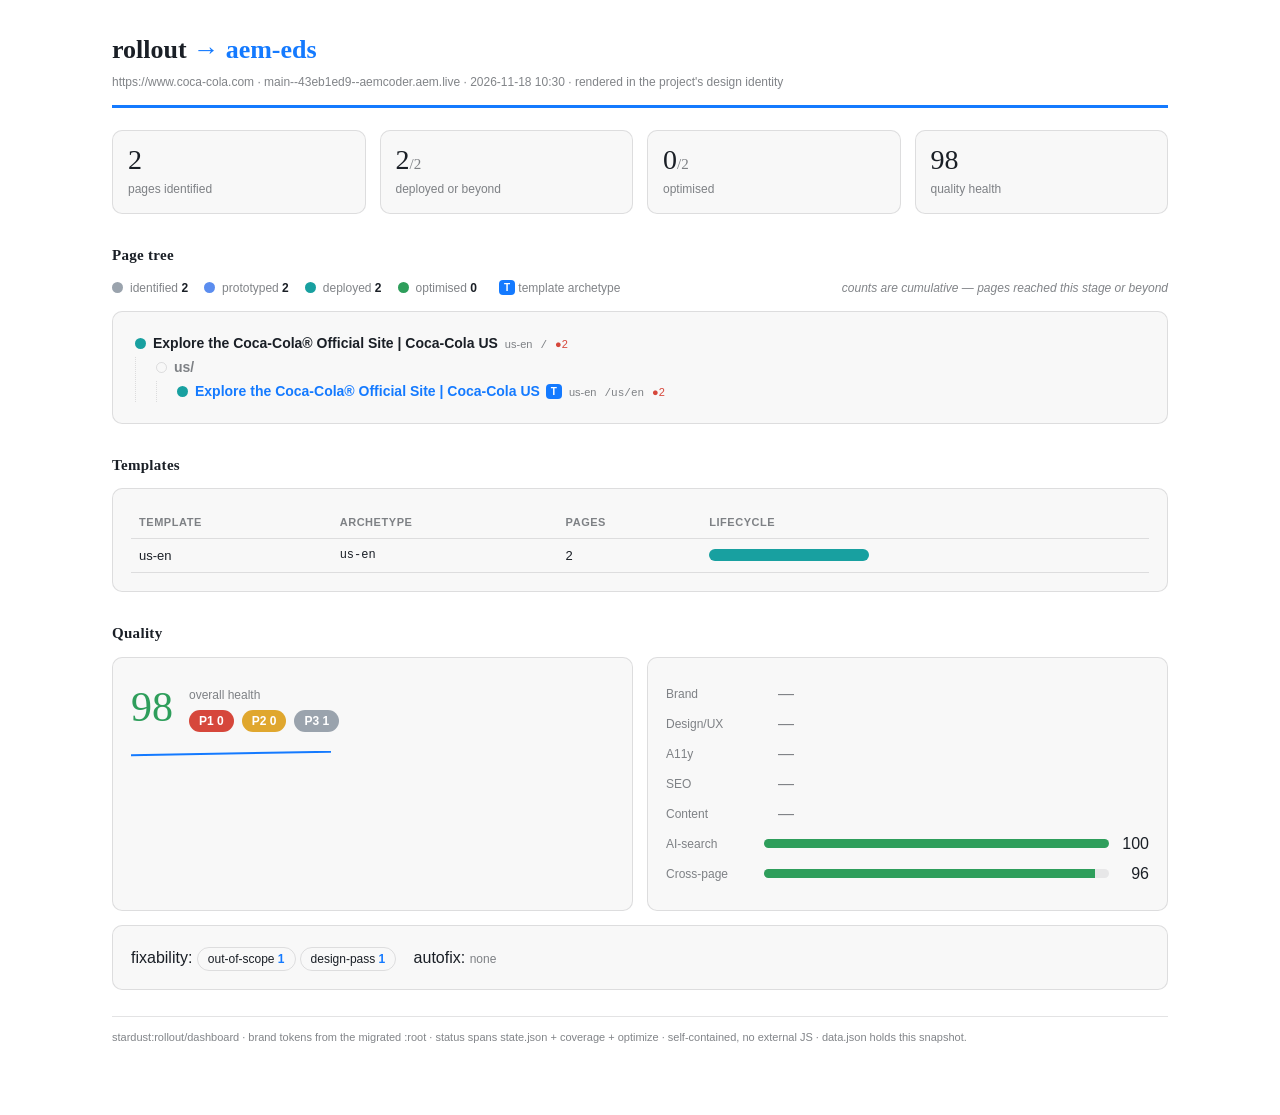
<file: stardust/rollout/dashboard/index.html>
<!doctype html><html lang="en"><head><meta charset="utf-8"><meta name="viewport" content="width=device-width, initial-scale=1">
<title>rollout — https://www.coca-cola.com</title>
<style>
:root{--bg:#ffffff;--fg:#1a1f26;--accent:#147aff;--heading:Georgia, serif;--body:-apple-system,BlinkMacSystemFont,"Segoe UI",Helvetica,Arial,sans-serif;--radius:10px;--maxw:1100px;
--muted:color-mix(in srgb,var(--fg) 55%,transparent);--line:color-mix(in srgb,var(--fg) 12%,transparent);--card:color-mix(in srgb,var(--fg) 3%,var(--bg))}
*{box-sizing:border-box}body{margin:0;font-family:var(--body);color:var(--fg);background:var(--bg);line-height:1.5}
.wrap{max-width:var(--maxw);margin:0 auto;padding:30px 22px 70px}
header{border-bottom:3px solid var(--accent);padding-bottom:14px;margin-bottom:22px}
h1{font-family:var(--heading);font-size:26px;margin:0}h1 b{color:var(--accent)}
h2{font-family:var(--heading);font-size:15px;letter-spacing:.02em;margin:30px 0 12px}
.sub{color:var(--muted);font-size:12px;margin-top:4px}
.cards{display:grid;grid-template-columns:repeat(4,1fr);gap:14px;margin-bottom:8px}
.card{background:var(--card);border:1px solid var(--line);border-radius:var(--radius);padding:15px}
.card .n{font-family:var(--heading);font-size:28px;line-height:1}.card .l{font-size:12px;color:var(--muted);margin-top:6px}
.panel{background:var(--card);border:1px solid var(--line);border-radius:var(--radius);padding:18px;margin-bottom:14px}
.legend{display:flex;flex-wrap:wrap;gap:16px;margin:2px 0 14px;align-items:center}
.lg{font-size:12px;color:var(--muted)}.lg b{color:var(--fg)}.muted-note{font-style:italic;margin-left:auto}
.dot{display:inline-block;width:11px;height:11px;border-radius:50%;margin-right:7px;vertical-align:-1px}
.dot.folder{background:transparent;border:1.5px solid var(--line)}
.tree{font-size:14px}.tree ul{list-style:none;margin:0;padding-left:20px;border-left:1px dotted var(--line)}
.tree>ul{padding-left:4px;border-left:none}.tree li{margin:3px 0}
.nm{font-weight:600}.nm.is-t{color:var(--accent)}.nm.dir{color:var(--muted);font-weight:600}
.tmpl-badge{display:inline-block;background:var(--accent);color:var(--bg);font-size:10px;font-weight:700;border-radius:4px;padding:0 5px;margin-left:6px;vertical-align:1px}
.tref{font-size:11px;color:var(--muted);margin-left:7px}
.pth{font-size:11px;color:var(--muted);margin-left:8px;font-family:ui-monospace,Menlo,Consolas,monospace}
.fnd{font-size:11px;color:#d6473b;margin-left:8px}
table{width:100%;border-collapse:collapse;font-size:13px}td,th{text-align:left;padding:7px 8px;border-bottom:1px solid var(--line)}
th{font-size:11px;text-transform:uppercase;letter-spacing:.05em;color:var(--muted)}.mono{font-family:ui-monospace,Menlo,Consolas,monospace;font-size:12px}
.stack{display:flex;height:12px;width:160px;border-radius:6px;overflow:hidden;background:color-mix(in srgb,var(--fg) 8%,transparent)}.stack span{display:block}
.grid2{display:grid;grid-template-columns:1fr 1fr;gap:14px}
.gauge{display:flex;align-items:center;gap:16px}.gauge .big{font-family:var(--heading);font-size:42px}
.sev{display:flex;gap:8px;margin-top:6px}.pill{border-radius:20px;padding:2px 10px;font-size:12px;font-weight:600;color:#fff}
.dim{display:flex;align-items:center;gap:10px;margin:6px 0}.dl{width:88px;font-size:12px;color:var(--muted)}.dbar{flex:1;height:9px;background:color-mix(in srgb,var(--fg) 8%,transparent);border-radius:5px;overflow:hidden}.dbar i{display:block;height:100%}.dn{width:30px;text-align:right;font-variant-numeric:tabular-nums}.dn.na{color:var(--muted)}
.chip{display:inline-block;border:1px solid var(--line);border-radius:20px;padding:2px 10px;margin:3px 4px 0 0;font-size:12px}.chip b{color:var(--accent)}
footer{margin-top:26px;color:var(--muted);font-size:11px;border-top:1px solid var(--line);padding-top:12px}
@media(max-width:720px){.cards{grid-template-columns:repeat(2,1fr)}.grid2{grid-template-columns:1fr}}
</style></head><body><div class="wrap">
<header><h1>rollout <b>→ aem-eds</b></h1><div class="sub">https://www.coca-cola.com · main--43eb1ed9--aemcoder.aem.live · 2026-11-18 10:30 · rendered in the project's design identity</div></header>

<div class="cards">
  <div class="card"><div class="n">2</div><div class="l">pages identified</div></div>
  <div class="card"><div class="n">2<span style="font-size:15px;color:var(--muted)">/2</span></div><div class="l">deployed or beyond</div></div>
  <div class="card"><div class="n">0<span style="font-size:15px;color:var(--muted)">/2</span></div><div class="l">optimised</div></div>
  <div class="card"><div class="n">98</div><div class="l">quality health</div></div>
</div>

<h2>Page tree</h2>
<div class="legend"><span class="lg"><i class="dot" style="background:#9aa3ad" title="identified"></i>identified <b>2</b></span><span class="lg"><i class="dot" style="background:#5b8def" title="prototyped"></i>prototyped <b>2</b></span><span class="lg"><i class="dot" style="background:#18a0a0" title="deployed"></i>deployed <b>2</b></span><span class="lg"><i class="dot" style="background:#2e9e5b" title="optimised"></i>optimised <b>0</b></span><span class="lg"><span class="tmpl-badge">T</span> template archetype</span><span class="lg muted-note">counts are cumulative — pages reached this stage or beyond</span></div>
<div class="panel tree"><ul><li class="root"><i class="dot" style="background:#18a0a0" title="deployed"></i><span class="nm">Explore the Coca‑Cola® Official Site | Coca-Cola US</span><span class="tref">us-en</span><span class="pth">/</span><span class="fnd" title="2 open findings">●2</span><ul><li><i class="dot folder"></i><span class="nm dir">us/</span><ul><li><i class="dot" style="background:#18a0a0" title="deployed"></i><span class="nm is-t">Explore the Coca‑Cola® Official Site | Coca-Cola US</span><span class="tmpl-badge" title="template archetype for us-en">T</span><span class="tref">us-en</span><span class="pth">/us/en</span><span class="fnd" title="2 open findings">●2</span></li></ul></li></ul></li></ul></div>

<h2>Templates</h2>
<div class="panel"><table><thead><tr><th>template</th><th>archetype</th><th>pages</th><th>lifecycle</th></tr></thead><tbody><tr><td>us-en</td><td class="mono">us-en</td><td>2</td><td><span class="stack"><span style="width:100%;background:#18a0a0" title="deployed: 2"></span></span></td></tr></tbody></table></div>

<h2>Quality</h2>
<div class="grid2">
  <div class="panel"><div class="gauge"><div class="big" style="color:#2e9e5b">98</div><div><div class="sub">overall health</div><div class="sev"><span class="pill" style="background:#d6473b">P1 0</span><span class="pill" style="background:#e0a72e">P2 0</span><span class="pill" style="background:#9aa3ad">P3 1</span></div></div></div><div style="margin-top:12px"><svg width="200" height="36" viewBox="0 0 200 36"><polyline fill="none" stroke="#147aff" stroke-width="2" points="0,4.32 200,0.7199999999999989"/></svg></div></div>
  <div class="panel"><div class="dim"><span class="dl">Brand</span><span class="dn na">—</span></div><div class="dim"><span class="dl">Design/UX</span><span class="dn na">—</span></div><div class="dim"><span class="dl">A11y</span><span class="dn na">—</span></div><div class="dim"><span class="dl">SEO</span><span class="dn na">—</span></div><div class="dim"><span class="dl">Content</span><span class="dn na">—</span></div><div class="dim"><span class="dl">AI-search</span><span class="dbar"><i style="width:100%;background:#2e9e5b"></i></span><span class="dn">100</span></div><div class="dim"><span class="dl">Cross-page</span><span class="dbar"><i style="width:96%;background:#2e9e5b"></i></span><span class="dn">96</span></div></div>
</div>
<div class="panel">fixability: <span class="chip">out-of-scope <b>1</b></span><span class="chip">design-pass <b>1</b></span> &nbsp; autofix: <span class="sub">none</span></div>

<footer>stardust:rollout/dashboard · brand tokens from the migrated :root · status spans state.json + coverage + optimize · self-contained, no external JS · data.json holds this snapshot.</footer>
</div></body></html>
</file>
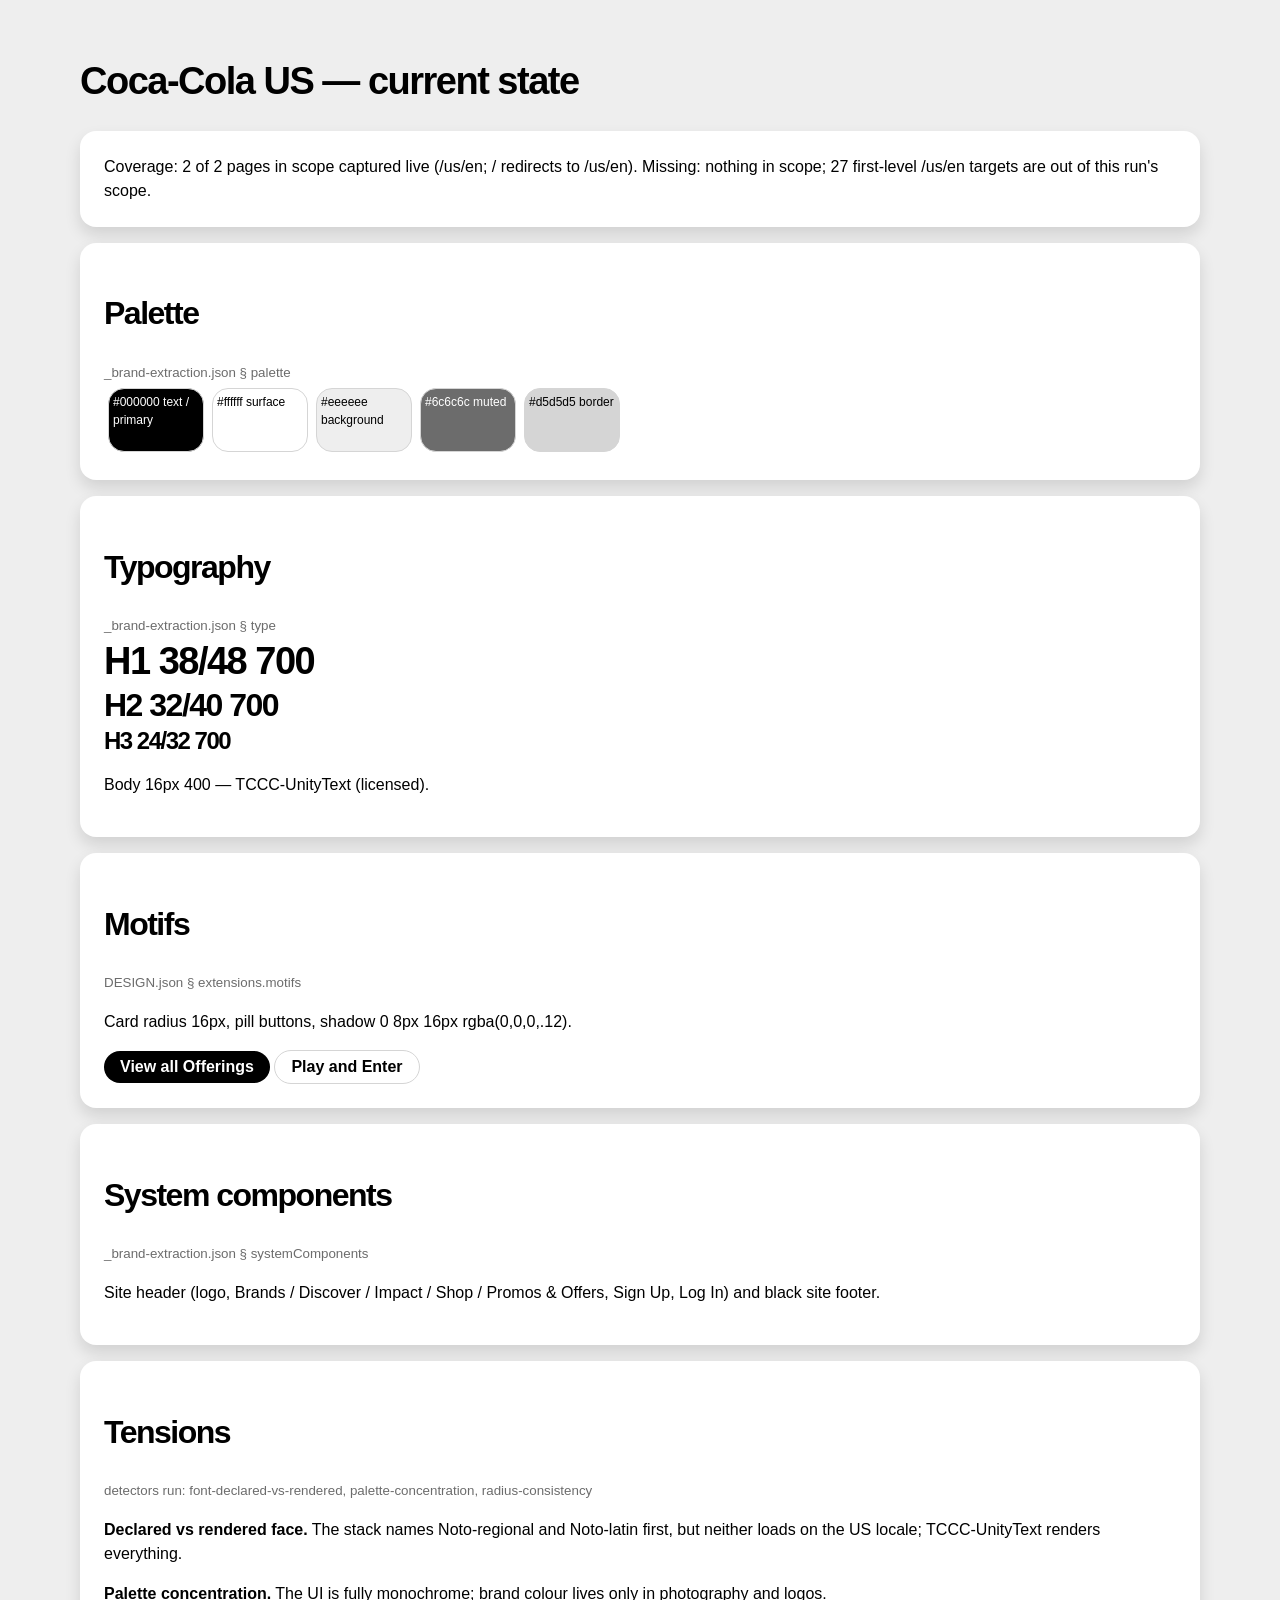
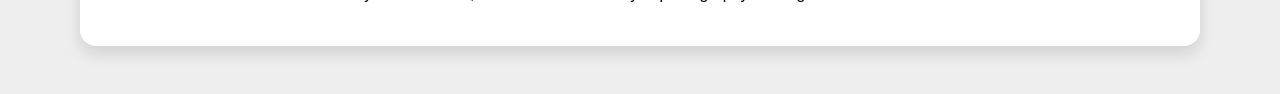
<file: stardust/current/brand-review.html>
<!doctype html>
<html lang="en"><head><meta charset="utf-8"><title>Brand review — Coca-Cola US (current state)</title>
<style>
body{margin:0;background:#eee;color:#000;font-family:TCCC-UnityText,Arial,sans-serif;line-height:1.5}
main{max-width:1120px;margin:0 auto;padding:32px 16px}
h1{font-size:38px;line-height:48px;letter-spacing:-1.5px}h2{font-size:32px;line-height:40px;letter-spacing:-1.5px}
.card{background:#fff;border-radius:16px;box-shadow:0 8px 16px rgba(0,0,0,.12);padding:24px;margin:16px 0}
.sw{display:inline-block;width:96px;height:64px;border-radius:16px;border:1px solid #d5d5d5;margin:4px;vertical-align:top;font-size:12px;padding:4px;box-sizing:border-box}
.btn{display:inline-block;border-radius:8000px;padding:4px 16px;font-weight:700;background:#000;color:#fff;text-decoration:none}
.btn.inv{background:#fff;color:#000;border:1px solid #d5d5d5}
small{color:#6c6c6c}
</style></head><body><main>
<h1>Coca-Cola US — current state</h1>
<p class="card">Coverage: 2 of 2 pages in scope captured live (/us/en; / redirects to /us/en). Missing: nothing in scope; 27 first-level /us/en targets are out of this run's scope.</p>
<section class="card"><h2>Palette</h2><small>_brand-extraction.json § palette</small><br>
<span class="sw" style="background:#000;color:#fff">#000000 text / primary</span><span class="sw" style="background:#fff">#ffffff surface</span><span class="sw" style="background:#eee">#eeeeee background</span><span class="sw" style="background:#6c6c6c;color:#fff">#6c6c6c muted</span><span class="sw" style="background:#d5d5d5">#d5d5d5 border</span></section>
<section class="card"><h2>Typography</h2><small>_brand-extraction.json § type</small>
<p style="font-size:38px;font-weight:700;letter-spacing:-1.5px;line-height:48px;margin:0">H1 38/48 700</p>
<p style="font-size:32px;font-weight:700;letter-spacing:-1.5px;line-height:40px;margin:0">H2 32/40 700</p>
<p style="font-size:24px;font-weight:700;letter-spacing:-1.5px;line-height:32px;margin:0">H3 24/32 700</p>
<p>Body 16px 400 — TCCC-UnityText (licensed).</p></section>
<section class="card"><h2>Motifs</h2><small>DESIGN.json § extensions.motifs</small>
<p>Card radius 16px, pill buttons, shadow 0 8px 16px rgba(0,0,0,.12).</p><a class="btn" href="#">View all Offerings</a> <a class="btn inv" href="#">Play and Enter</a></section>
<section class="card"><h2>System components</h2><small>_brand-extraction.json § systemComponents</small><p>Site header (logo, Brands / Discover / Impact / Shop / Promos &amp; Offers, Sign Up, Log In) and black site footer.</p></section>
<section class="card"><h2>Tensions</h2><small>detectors run: font-declared-vs-rendered, palette-concentration, radius-consistency</small>
<p><b>Declared vs rendered face.</b> The stack names Noto-regional and Noto-latin first, but neither loads on the US locale; TCCC-UnityText renders everything.</p>
<p><b>Palette concentration.</b> The UI is fully monochrome; brand colour lives only in photography and logos.</p></section>
</main></body></html>
</file>
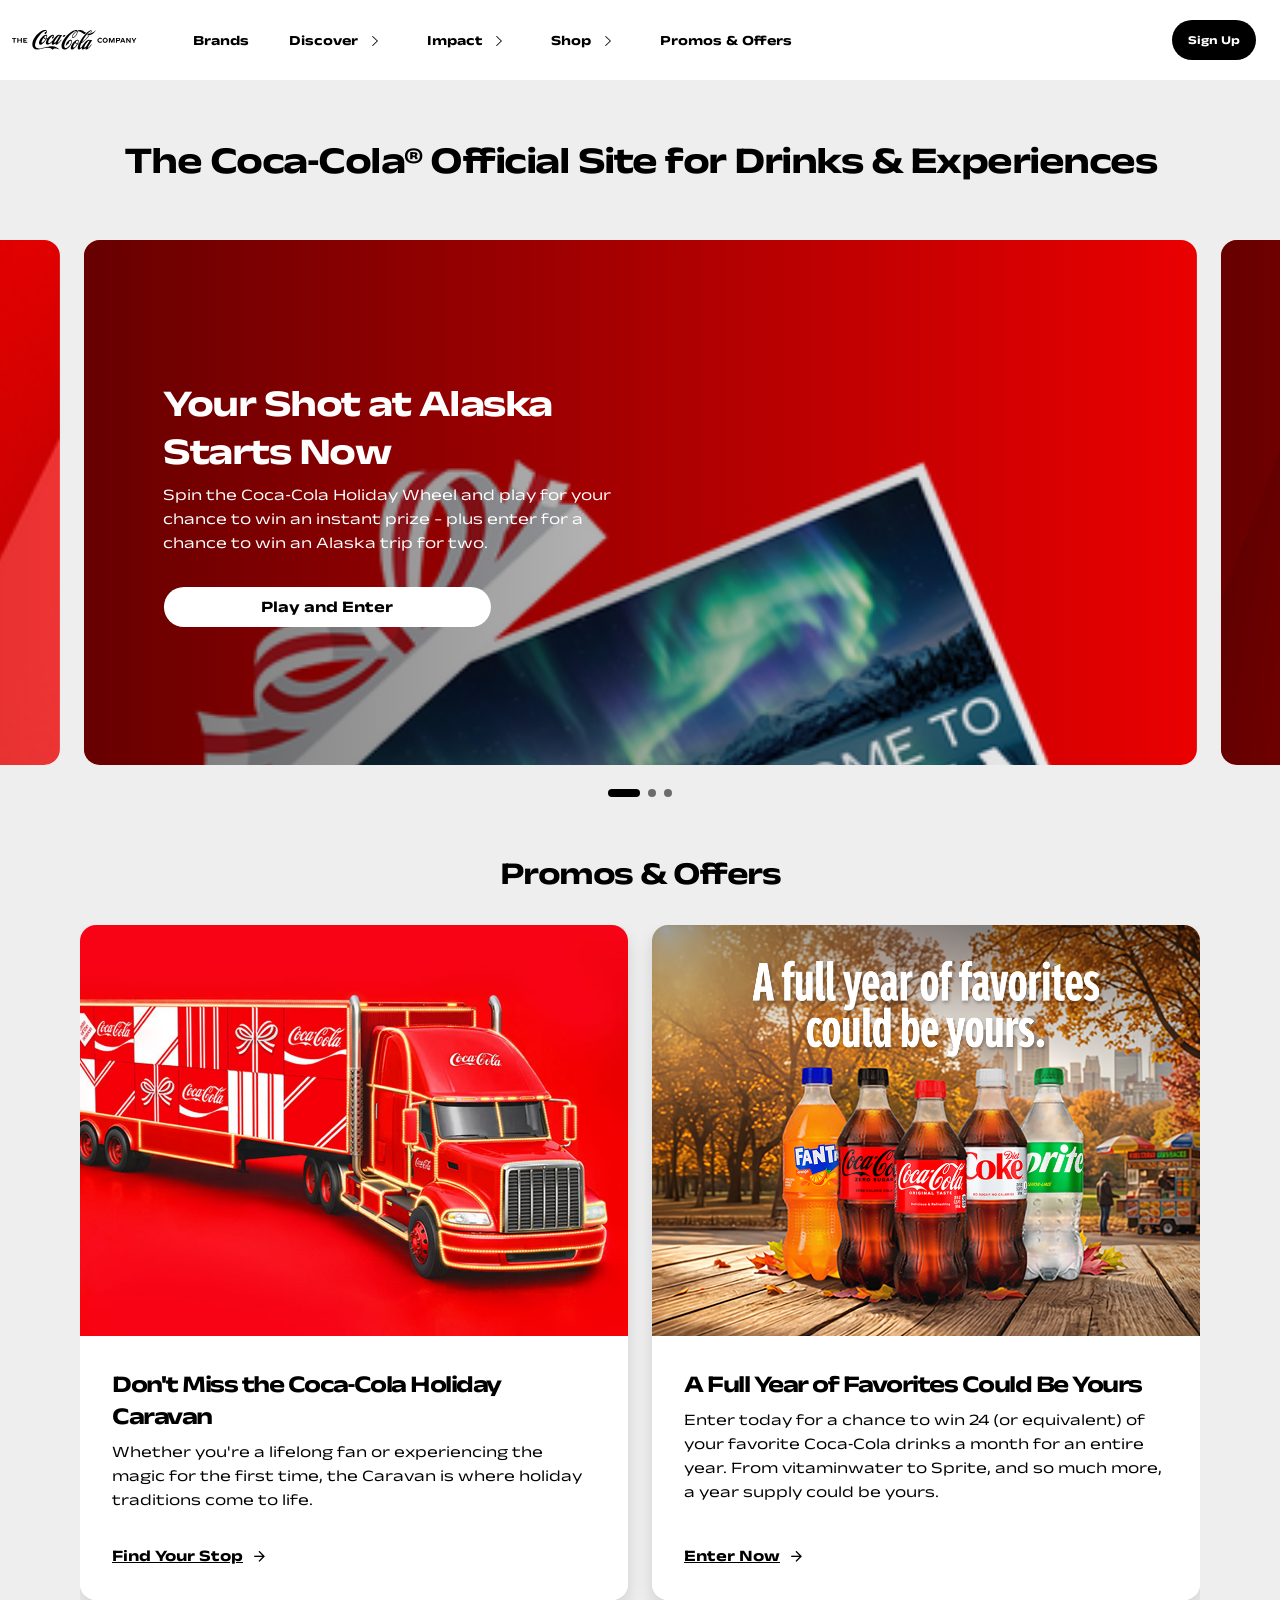
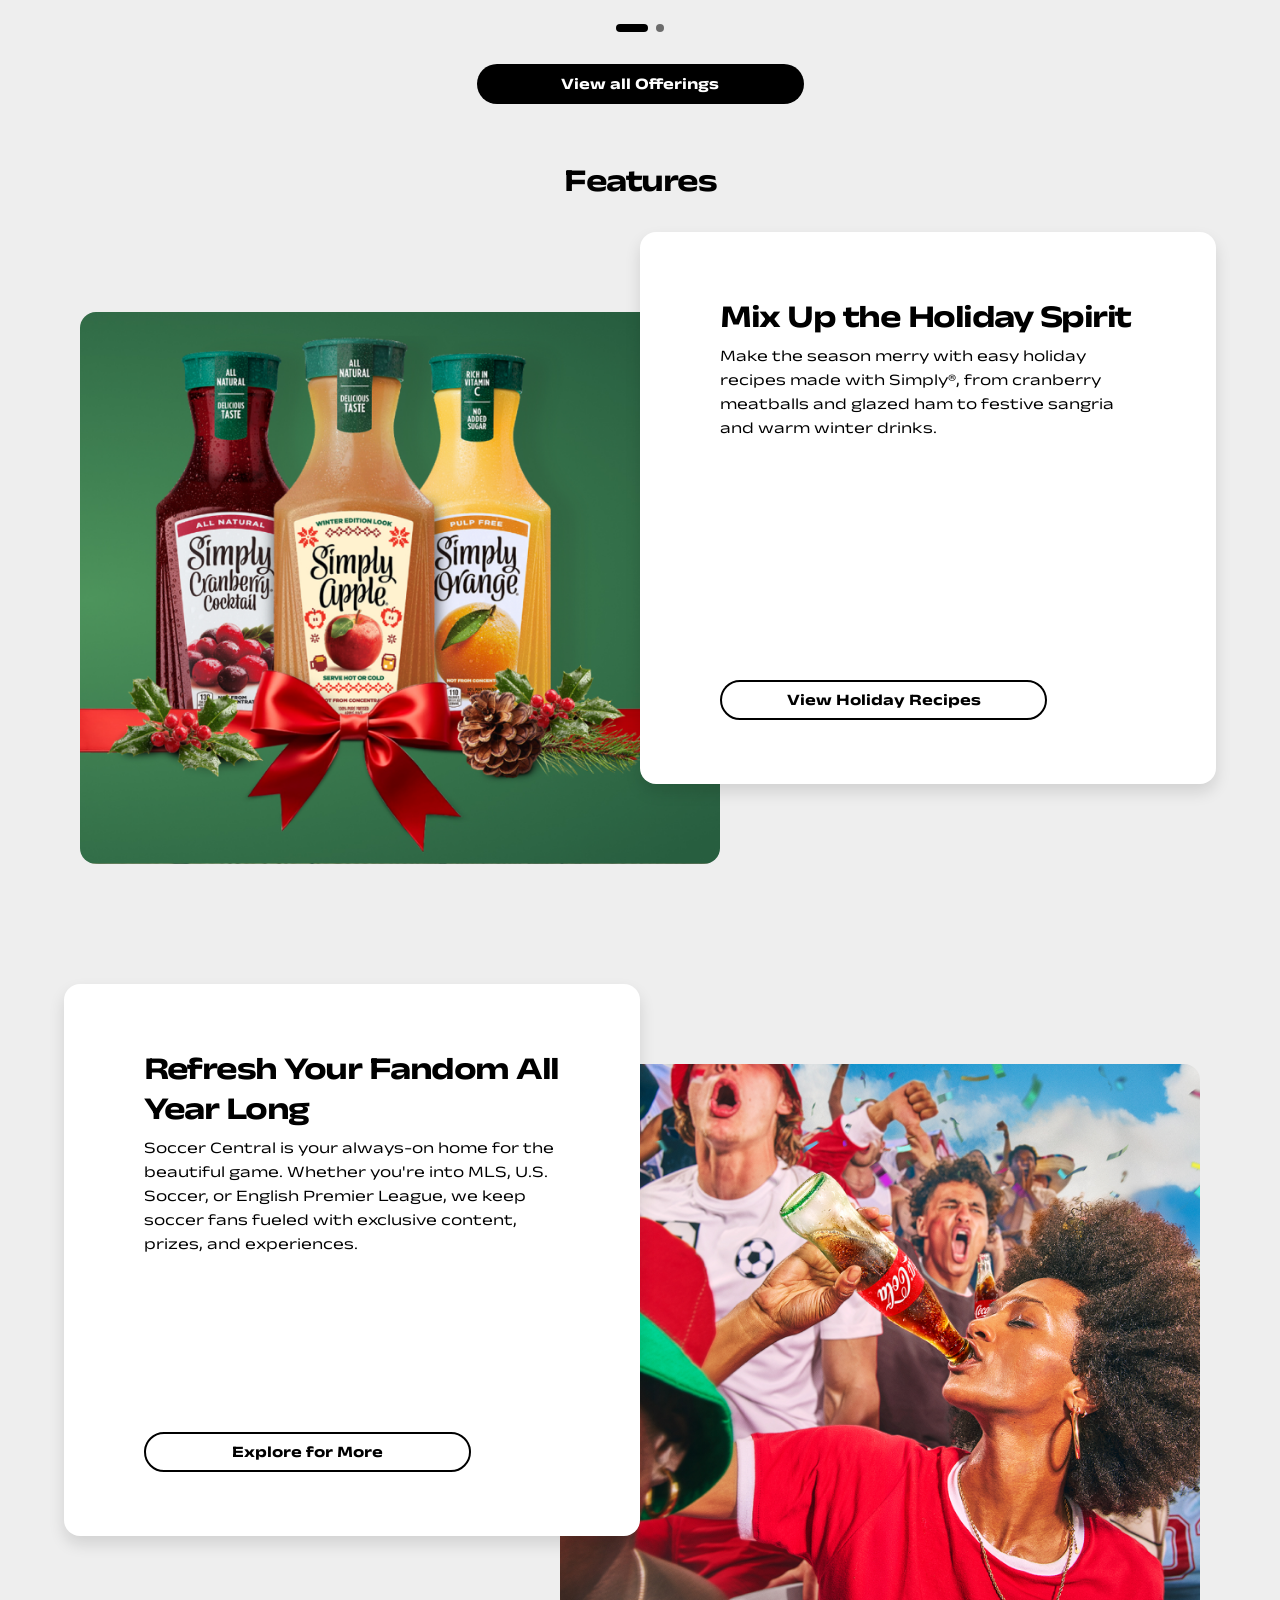
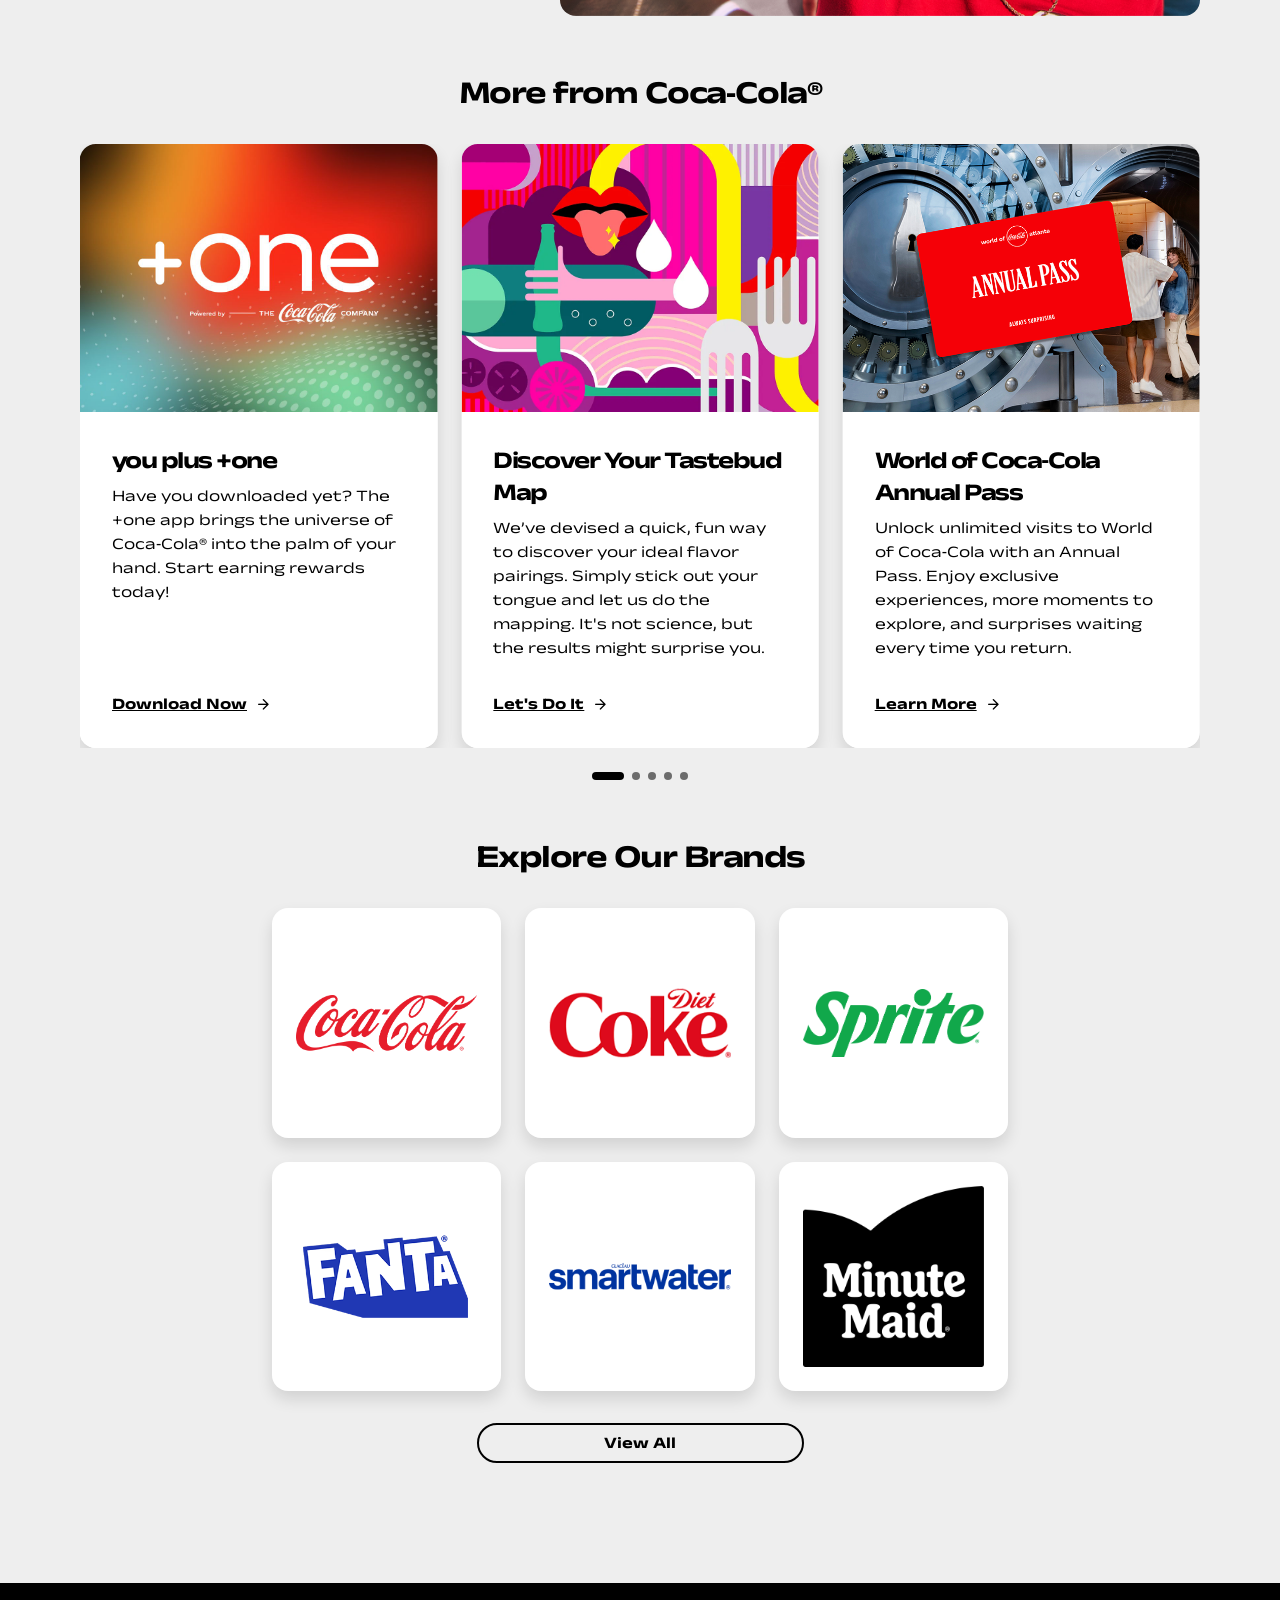
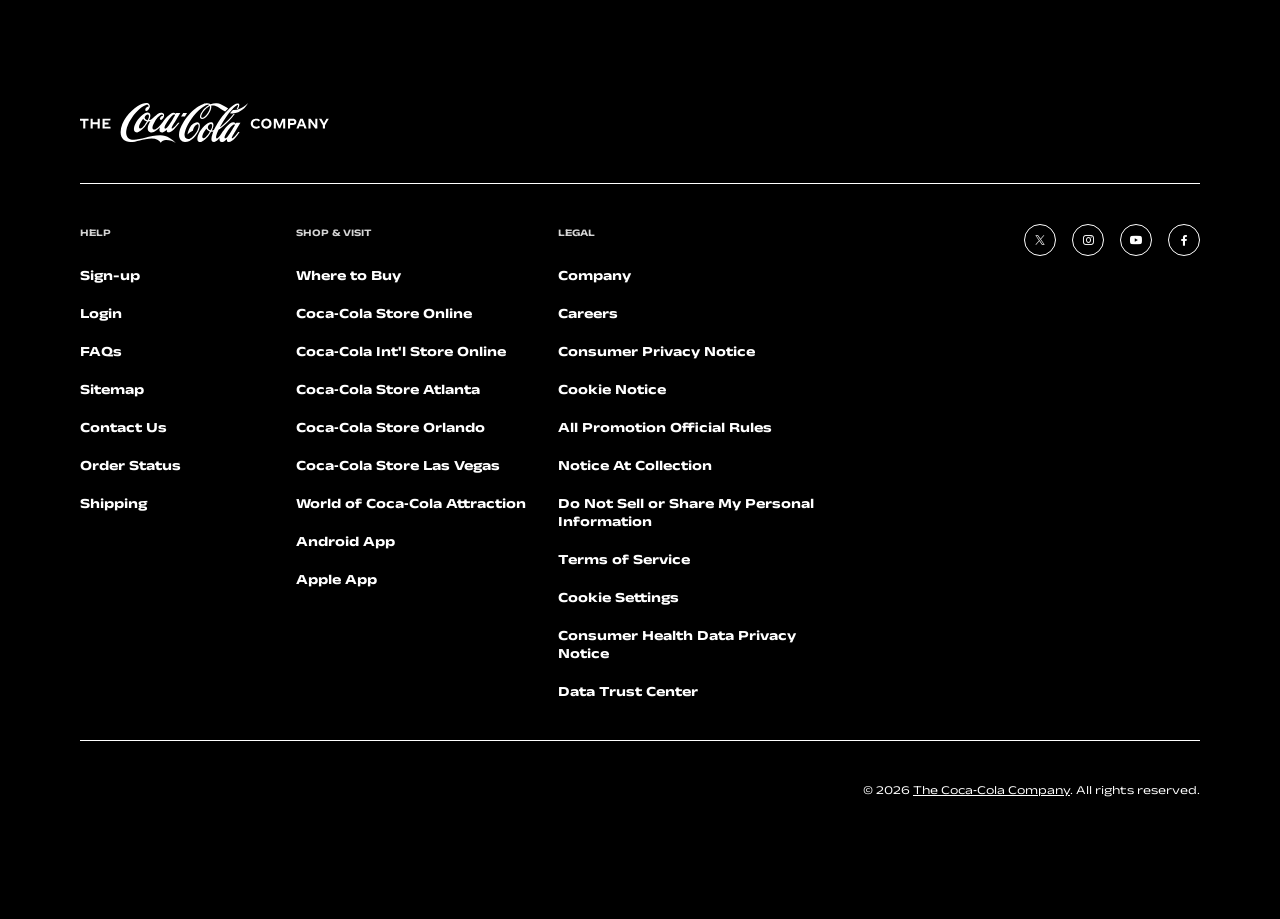
<file: stardust/prototypes/us-en-proposed.html>
<!doctype html>
<html lang="en-US">
<head>
<meta charset="utf-8">
<meta name="viewport" content="width=device-width, initial-scale=1">
<title>Explore the Coca‑Cola® Official Site | Coca-Cola US</title>
<meta name="description" content="Experience the official Coca‑Cola® site to find your favorite drink and discover new products, promos &amp; offers, and more. Shop all Coca-Cola sodas here.">
<meta property="og:title" content="Explore the Coca‑Cola® Official Site | Coca-Cola US">
<meta property="og:type" content="website">
<link rel="icon" href="assets/favicon.png">
<link rel="preload" href="fonts/anek-latin-expanded-400-latin.woff2" as="font" type="font/woff2" crossorigin>
<link rel="preload" href="fonts/anek-latin-expanded-700-latin.woff2" as="font" type="font/woff2" crossorigin>
<link rel="stylesheet" href="canon.css">
<link rel="stylesheet" href="us-en.css">
</head>
<body>

<header class="site-header">
  <div class="site-header__frame">
  <div class="site-header__wrap">
  <div class="site-header__bar">
    <a class="site-header__logo" href="/us/en"><img src="assets/Coke-company-logo-black.svg" alt="Coca Cola Company Logo" width="125" height="20"></a>
    <nav class="site-nav" id="site-nav">
      <ul class="site-nav__list">
        <li><a href="/us/en/brands">Brands</a></li>
        <li class="has-submenu">
          <a href="#" role="button" aria-expanded="false">Discover</a>
          <ul class="submenu">
            <li><a href="/us/en/offerings/coca-cola-app" aria-label="plus one app" title="plus one app">+one App</a></li>
            <li><a href="/us/en/brands/freestyle" aria-label="visit freestyle" title="visit freestyle">Freestyle</a></li>
            <li><a href="https://www.worldofcoca-cola.com" target="_blank">World Of Coca‑Cola Attraction</a></li>
          </ul>
        </li>
        <li class="has-submenu">
          <a href="#" role="button" aria-expanded="false">Impact</a>
          <ul class="submenu">
            <li><a href="/us/en/impact/culture">Culture</a></li>
            <li><a href="https://www.coca-colacompany.com/social-impact" target="_blank">Social</a></li>
            <li><a href="https://www.coca-colacompany.com/sustainability" target="_blank">Sustainability</a></li>
          </ul>
        </li>
        <li class="has-submenu">
          <a href="#" role="button" aria-expanded="false">Shop</a>
          <ul class="submenu">
            <li><a href="/us/en/offerings/shop-now" aria-label="where to buy" title="where to buy">Where to Buy</a></li>
            <li><a href="https://www.coca-colastore.com/" aria-label="coca-cola store" target="_blank" title="coca-cola store">Coca‑Cola Store</a></li>
          </ul>
        </li>
        <li><a href="/us/en/offerings">Promos &amp; Offers</a></li>
      </ul>
      <div class="site-nav__mobile-actions">
        <button class="drawer-btn drawer-btn--signup" type="button" aria-label="Sign Up">Sign Up</button>
        <button class="drawer-btn drawer-btn--login" type="button" aria-label="Log In">Log In</button>
      </div>
    </nav>
    <div class="site-header__actions">
      <button aria-label="Sign Up" type="button">Sign Up</button>
      <div class="site-header__account">
        <button type="button" aria-label="Account"><span class="icon" aria-hidden="true"></span><span class="visually-hidden">Account</span></button>
        <button type="button" aria-label="Account" hidden></button>
      </div>
      <button class="site-header__menu" type="button" aria-label="Menu" aria-expanded="false" aria-controls="site-nav"><span class="icon" aria-hidden="true"></span></button>
    </div>
  </div>
  </div>
  </div>
</header>

<main class="page">
  <h1 class="page__title h-display">The Coca‑Cola® Official Site for Drinks &amp; Experiences</h1>

  <!-- hero carousel: 3 slides, looped (clone of slide 3 before, slide 1 after — presentational only) -->
  <section class="carousel carousel--hero" aria-roledescription="carousel" data-carousel>
    <div class="carousel__viewport">
      <div class="carousel__track" data-track>
        <div class="carousel__slide carousel__slide--clone"><div class="hero-card"><picture><source media="(min-width: 1200px)" srcset="assets/coca-cola-fall-hockey-big-wins-banner-dt.png"><img src="assets/coca-cola-fall-hockey-big-wins-banner-mo-380.png" srcset="assets/coca-cola-fall-hockey-big-wins-banner-mo-380.png 380w, assets/coca-cola-fall-hockey-big-wins-banner-mo-767.png 767w" sizes="100vw" alt=""></picture></div></div>
        <div class="carousel__slide is-active" role="group" aria-roledescription="slide" aria-label="Slide 1 of 3">
          <div class="hero-card hero-card--top">
            <picture><source media="(min-width: 1200px)" srcset="assets/kotm-holidays-26-us-banner-dt.png"><img src="assets/kotm-holidays-26-us-banner-mo-380.png" srcset="assets/kotm-holidays-26-us-banner-mo-380.png 380w, assets/kotm-holidays-26-us-banner-mo-767.png 767w" sizes="100vw" alt="White Coca-Cola holiday gift box revealing a Welcome to Alaska postcard with the Northern Lights on a solid red background."></picture>
            <div class="hero-card__content">
              <h2 class="hero-card__title h-display">Your Shot at Alaska Starts Now</h2>
              <p class="hero-card__text">Spin the Coca‑Cola Holiday Wheel and play for your chance to win an instant prize - plus enter for a chance to win an Alaska trip for two.</p>
              <a class="btn btn--white hero-card__cta" href="/us/en/offerings/holiday">Play and Enter</a>
            </div>
          </div>
        </div>
        <div class="carousel__slide" role="group" aria-roledescription="slide" aria-label="Slide 2 of 3">
          <div class="hero-card hero-card--bottom">
            <picture><source media="(min-width: 1200px)" srcset="assets/fall-football-banner-dt.png"><img src="assets/fall-football-banner-mo-380.png" srcset="assets/fall-football-banner-mo-380.png 380w, assets/fall-football-banner-mo-767.png 767w" sizes="100vw" alt="Coca-Cola Big Wins fall football promo banner displaying prizes like tickets, a Fanatics gift card, jacket, and LG TV."></picture>
            <div class="hero-card__content">
              <h2 class="hero-card__title h-display">YOU COULD WIN BIG THIS SEASON</h2>
              <p class="hero-card__text">Enter every Friday for your chance to win tickets, Fanatics digital gift cards, and more football prizes for fans.</p>
              <a class="btn btn--white hero-card__cta" href="/us/en/offerings/coca-cola/football">Get Started</a>
            </div>
          </div>
        </div>
        <div class="carousel__slide" role="group" aria-roledescription="slide" aria-label="Slide 3 of 3">
          <div class="hero-card hero-card--bottom">
            <picture><source media="(min-width: 1200px)" srcset="assets/coca-cola-fall-hockey-big-wins-banner-dt.png"><img src="assets/coca-cola-fall-hockey-big-wins-banner-mo-380.png" srcset="assets/coca-cola-fall-hockey-big-wins-banner-mo-380.png 380w, assets/coca-cola-fall-hockey-big-wins-banner-mo-767.png 767w" sizes="100vw" alt="Big Wins promo banner with a hockey puck, LG TV, Fanatics card, and a Coca-Cola branded projector and blanket."></picture>
            <div class="hero-card__content">
              <h2 class="hero-card__title h-display">YOU COULD WIN BIG THIS SEASON</h2>
              <p class="hero-card__text">Enter every Friday for your chance to win prizes† like tech, gift cards and more for hockey fans.</p>
              <a class="btn btn--white hero-card__cta" href="/us/en/offerings/coca-cola/hockey">Get Started</a>
            </div>
          </div>
        </div>
        <div class="carousel__slide carousel__slide--clone"><div class="hero-card hero-card--top"><picture><source media="(min-width: 1200px)" srcset="assets/kotm-holidays-26-us-banner-dt.png"><img src="assets/kotm-holidays-26-us-banner-mo-380.png" srcset="assets/kotm-holidays-26-us-banner-mo-380.png 380w, assets/kotm-holidays-26-us-banner-mo-767.png 767w" sizes="100vw" alt=""></picture></div></div>
      </div>
    </div>
    <ul class="carousel__dots" role="tablist" aria-label="Choose a slide to display">
      <li><button type="button" role="tab" class="is-active" aria-label="Go to slide 1" aria-selected="true"></button></li>
      <li><button type="button" role="tab" aria-label="Go to slide 2" tabindex="-1"></button></li>
      <li><button type="button" role="tab" aria-label="Go to slide 3" tabindex="-1"></button></li>
    </ul>
  </section>

  <h2 class="section-title h-section">Promos &amp; Offers</h2>
  <section class="carousel carousel--promos" aria-roledescription="carousel" data-carousel>
    <div class="carousel__viewport">
      <div class="carousel__track" data-track>
        <div class="carousel__slide carousel__slide--clone"><div class="content-card"><div class="content-card__media"><img src="assets/product-for-a-year-us-tile-hq.png" alt=""></div><div class="content-card__body"></div></div></div>
        <div class="carousel__slide is-active" role="group" aria-roledescription="slide" aria-label="Slide 1 of 2">
          <a class="content-card" href="/us/en/offerings/holiday-caravan">
            <div class="content-card__media"><img src="assets/onexp-hpg-caravan-teaser-allbreakpoints.png" title="Coca-Cola holiday Caravan" alt="A red Coca-Cola semi-truck outlined in glowing holiday lights, with a trailer decorated in Coca-Cola logos, stripes and white ribbon bows, set against a solid red background."></div>
            <div class="content-card__body">
              <h3 class="content-card__title h-card">Don't Miss the Coca‑Cola Holiday Caravan</h3>
              <p class="content-card__text">Whether you're a lifelong fan or experiencing the magic for the first time, the Caravan is where holiday traditions come to life.</p>
              <p class="content-card__cta">Find Your Stop</p>
            </div>
          </a>
        </div>
        <div class="carousel__slide" role="group" aria-roledescription="slide" aria-label="Slide 2 of 2">
          <a class="content-card" href="/us/en/offerings/portfolio/evergreen-promotion">
            <div class="content-card__media"><img src="assets/product-for-a-year-us-tile-hq.png" alt="Assorted Coca-Cola products on an autumn park table promoting a sweepstakes to win a full year of favorites."></div>
            <div class="content-card__body">
              <h3 class="content-card__title h-card">A Full Year of Favorites Could Be Yours</h3>
              <p class="content-card__text">Enter today for a chance to win 24 (or equivalent) of your favorite Coca‑Cola drinks a month for an entire year. From vitaminwater to Sprite, and so much more, a year supply could be yours.</p>
              <p class="content-card__cta">Enter Now</p>
            </div>
          </a>
        </div>
        <div class="carousel__slide carousel__slide--clone"><div class="content-card"><div class="content-card__media"><img src="assets/onexp-hpg-caravan-teaser-allbreakpoints.png" alt=""></div><div class="content-card__body"></div></div></div>
      </div>
    </div>
    <ul class="carousel__dots" role="tablist" aria-label="Choose a slide to display">
      <li><button type="button" role="tab" class="is-active" aria-label="Go to slide 1" aria-selected="true"></button></li>
      <li><button type="button" role="tab" aria-label="Go to slide 2" tabindex="-1"></button></li>
    </ul>
  </section>
  <a class="btn btn--primary section-cta" href="/us/en/offerings">View all Offerings</a>

  <h2 class="section-title h-section">Features</h2>
  <article class="campaign-card campaign-card--content-right">
    <picture class="campaign-card__media"><source media="(min-width: 1200px)" srcset="assets/simply-holidays-us-campaign-dt.png"><img src="assets/simply-holidays-us-campaign-mo-380.png" srcset="assets/simply-holidays-us-campaign-mo-380.png 380w, assets/simply-holidays-us-campaign-mo-767.png 767w" sizes="100vw" alt="Coca-Cola soccer campaign banner featuring a woman drinking from a glass bottle amidst a cheering stadium crowd." loading="lazy"></picture>
    <div class="campaign-card__content">
      <h3 class="campaign-card__title h-campaign">Mix Up the Holiday Spirit</h3>
      <p class="campaign-card__text">Make the season merry with easy holiday recipes made with Simply®, from cranberry meatballs and glazed ham to festive sangria and warm winter drinks.</p>
      <a class="btn btn--outline campaign-card__cta" href="/us/en/brands/simply/recipes/holiday">View Holiday Recipes</a>
    </div>
  </article>
  <article class="campaign-card campaign-card--content-left">
    <picture class="campaign-card__media"><source media="(min-width: 1200px)" srcset="assets/soccer-always-on-campaign-dt.png"><img src="assets/soccer-always-on-campaign-mo-380.png" srcset="assets/soccer-always-on-campaign-mo-380.png 380w, assets/soccer-always-on-campaign-mo-767.png 767w" sizes="100vw" alt="Coca-Cola soccer campaign banner featuring a woman drinking from a glass bottle amidst a cheering stadium crowd." loading="lazy"></picture>
    <div class="campaign-card__content">
      <h3 class="campaign-card__title h-campaign">Refresh Your Fandom All Year Long</h3>
      <p class="campaign-card__text">Soccer Central is your always-on home for the beautiful game. Whether you're into MLS, U.S. Soccer, or English Premier League, we keep soccer fans fueled with exclusive content, prizes, and experiences.</p>
      <a class="btn btn--outline campaign-card__cta" href="/us/en/offerings/hubs/soccer">Explore for More</a>
    </div>
  </article>

  <h2 class="section-title h-section">More from Coca‑Cola®</h2>
  <section class="carousel carousel--secondary" aria-roledescription="carousel" data-carousel>
    <div class="carousel__viewport">
      <div class="carousel__track" data-track>
        <div class="carousel__slide carousel__slide--clone"><div class="content-card"><div class="content-card__media"><picture><source media="(min-width: 1200px)" srcset="assets/coke-offering-vending.jpg"><img src="assets/coke-offering-vending-mobile-380.jpg" alt=""></picture></div><div class="content-card__body"></div></div></div>
        <div class="carousel__slide is-active" role="group" aria-roledescription="slide" aria-label="Slide 1 of 5">
          <a class="content-card" href="https://plusone.coca-cola.com/wvrE/1n83zcqs?af_xp=custom&amp;_gl=1*1y8jds8*_gcl_au*NzQwNTUzMTg2LjE3ODA0MjEyOTU.*_ga*MTk3NDE0NjE2NC4xNzUzNzI4MTYz*_ga_64WQLHS3QK*czE3ODEyODk5OTEkbzg2JGcxJHQxNzgxMjkwMDIxJGozMCRsMCRoMA..&amp;source_caller=ui&amp;pid=OneXP&amp;is_retargeting=true&amp;af_click_lookback=7d&amp;shortlink=1n83zcqs&amp;af_reengagement_window=30d&amp;af_inactivity_window=7d&amp;c=plus_one_landing_page">
            <div class="content-card__media"><img src="assets/plusone-card.jpg" alt="download the Coca-Cola +one app"></div>
            <div class="content-card__body">
              <h3 class="content-card__title h-card">you plus +one</h3>
              <p class="content-card__text">Have you downloaded yet? The +one app brings the universe of Coca‑Cola® into the palm of your hand. Start earning rewards today!</p>
              <p class="content-card__cta">Download Now</p>
            </div>
          </a>
        </div>
        <div class="carousel__slide" role="group" aria-roledescription="slide" aria-label="Slide 2 of 5">
          <a class="content-card" href="/us/en/offerings/tastebud-map">
            <div class="content-card__media"><img src="assets/snap-camera-kit-onexp-tile-campaign-more-from-cc.png" alt="discover your tastebud map"></div>
            <div class="content-card__body">
              <h3 class="content-card__title h-card">Discover Your Tastebud Map</h3>
              <p class="content-card__text">We’ve devised a quick, fun way to discover your ideal flavor pairings. Simply stick out your tongue and let us do the mapping. It's not science, but the results might surprise you.</p>
              <p class="content-card__cta">Let's Do It</p>
            </div>
          </a>
        </div>
        <div class="carousel__slide" role="group" aria-roledescription="slide" aria-label="Slide 3 of 5">
          <a class="content-card" href="https://www.worldofcoca-cola.com/plan-your-visit/ticket-information/annual-pass">
            <div class="content-card__media"><img src="assets/world-of-coca-cola-tile.png" alt="World of Coca‑Cola Annual Pass"></div>
            <div class="content-card__body">
              <h3 class="content-card__title h-card">World of Coca‑Cola Annual Pass</h3>
              <p class="content-card__text">Unlock unlimited visits to World of Coca‑Cola with an Annual Pass. Enjoy exclusive experiences, more moments to explore, and surprises waiting every time you return.</p>
              <p class="content-card__cta">Learn More</p>
            </div>
          </a>
        </div>
        <div class="carousel__slide" role="group" aria-roledescription="slide" aria-label="Slide 4 of 5">
          <a class="content-card" href="/us/en/offerings/refreshing-films">
            <div class="content-card__media"><picture><source media="(min-width: 1200px)" srcset="assets/coke-offering-refreshing-films.jpg"><img src="assets/coke-offering-refreshing-films-mobile-380.jpg" alt="refreshing films"></picture></div>
            <div class="content-card__body">
              <h3 class="content-card__title h-card">Coca‑Cola Refreshing Films</h3>
              <p class="content-card__text">Coca‑Cola® Refreshing Films provides students the opportunity to create content for the big screen. </p>
              <p class="content-card__cta">Check It Out</p>
            </div>
          </a>
        </div>
        <div class="carousel__slide" role="group" aria-roledescription="slide" aria-label="Slide 5 of 5">
          <a class="content-card" href="/us/en/offerings/vending">
            <div class="content-card__media"><picture><source media="(min-width: 1200px)" srcset="assets/coke-offering-vending.jpg"><img src="assets/coke-offering-vending-mobile-380.jpg" alt="drinking coca-cola in car"></picture></div>
            <div class="content-card__body">
              <h3 class="content-card__title h-card">Coca‑Cola Vending</h3>
              <p class="content-card__text">Each time you make a purchase with your mobile wallet at select Coca‑Cola vending machines, you’ll be one step closer to earning a drink reward. </p>
              <p class="content-card__cta">Start Earning Today</p>
            </div>
          </a>
        </div>
        <div class="carousel__slide carousel__slide--clone"><div class="content-card"><div class="content-card__media"><img src="assets/plusone-card.jpg" alt=""></div><div class="content-card__body"></div></div></div>
      </div>
    </div>
    <ul class="carousel__dots" role="tablist" aria-label="Choose a slide to display">
      <li><button type="button" role="tab" class="is-active" aria-label="Go to slide 1" aria-selected="true"></button></li>
      <li><button type="button" role="tab" aria-label="Go to slide 2" tabindex="-1"></button></li>
      <li><button type="button" role="tab" aria-label="Go to slide 3" tabindex="-1"></button></li>
      <li><button type="button" role="tab" aria-label="Go to slide 4" tabindex="-1"></button></li>
      <li><button type="button" role="tab" aria-label="Go to slide 5" tabindex="-1"></button></li>
    </ul>
  </section>

  <h2 class="section-title h-section">Explore Our Brands</h2>
  <ul class="brands-list">
    <li><a href="/us/en/brands/coca-cola"><img src="assets/CocaColalogor.png" alt="Coca-Cola Logo" loading="lazy"></a></li>
    <li><a href="/us/en/brands/diet-coke"><img src="assets/en_diet-coke_logo_color_471x180.png" alt="Diet coke logo" loading="lazy"></a></li>
    <li><a href="/us/en/brands/sprite"><img src="assets/en_sprite_logo_green-text-only_477x180.png" alt="Sprite logo" loading="lazy"></a></li>
    <li><a href="/us/en/brands/fanta"><img src="assets/en_fanta_logo_colored_319x180_v1.png" alt="Fanta Logo" loading="lazy"></a></li>
    <li><a href="/us/en/brands/smartwater"><img src="assets/SW_wordmarks_RGB_color_500x180.png" alt="smartwater" loading="lazy"></a></li>
    <li><a href="/us/en/brands/minute-maid"><img src="assets/Global-MinuteMaid-Logo.png" alt="Minute maid logo" loading="lazy"></a></li>
  </ul>
  <a class="btn btn--outline section-cta" href="/us/en/brands">View All</a>
</main>

<footer class="site-footer">
  <div class="site-footer__frame">
  <div class="site-footer__inner">
    <div class="site-footer__logo"><img src="assets/logo-white-large.svg" alt="The Coca Cola Company Logo" width="249" height="40" loading="lazy"></div>
    <hr class="site-footer__rule">
    <nav class="site-footer__nav">
      <div class="footer-col">
        <h4>Help</h4>
        <ul>
          <li><a href="#signUp">Sign-up</a></li>
          <li><a href="#login">Login</a></li>
          <li><a href="/us/en/about-us/faq">FAQs</a></li>
          <li><a href="/us/en/sitemap">Sitemap</a></li>
          <li><a href="/us/en/about-us/contact-us">Contact Us</a></li>
          <li><a href="https://www.coca-colastore.com/sales/guest/form/" target="_blank">Order Status</a></li>
          <li><a href="https://www.coca-colastore.com/shipping-information" target="_blank">Shipping</a></li>
        </ul>
      </div>
      <div class="footer-col">
        <h4>Shop &amp; Visit</h4>
        <ul>
          <li><a href="/us/en/offerings/shop-now" aria-label="where to buy" title="where to buy">Where to Buy</a></li>
          <li><a href="https://www.coca-colastore.com/" target="_blank" title="https://www.coca-colastore.com/">Coca‑Cola Store Online</a></li>
          <li><a href="https://intl.cokestore.com/" target="_blank" title="https://intl.cokestore.com/">Coca‑Cola Int'l Store Online</a></li>
          <li><a href="https://www.coca-colastore.com/retail/atlanta/" target="_blank" title="https://www.coca-colastore.com/retail/atlanta/">Coca‑Cola Store Atlanta</a></li>
          <li><a href="https://www.coca-colastore.com/retail/orlando/" target="_blank" title="https://www.coca-colastore.com/retail/orlando/">Coca‑Cola Store Orlando</a></li>
          <li><a href="https://www.coca-colastore.com/retail/las-vegas/" target="_blank" title="https://www.coca-colastore.com/retail/las-vegas/">Coca‑Cola Store Las Vegas</a></li>
          <li><a href="https://www.worldofcoca-cola.com/" target="_blank">World of Coca‑Cola Attraction</a></li>
          <li><a href="https://play.google.com/store/apps/details?id=com.coca_cola.android.ccnamobileapp" target="_blank">Android App</a></li>
          <li><a href="https://apps.apple.com/us/app/coca-cola-usa/id1310675636" target="_blank">Apple App</a></li>
        </ul>
      </div>
      <div class="footer-col">
        <h4>Legal</h4>
        <ul>
          <li><a href="https://www.coca-colacompany.com/company" target="_blank">Company</a></li>
          <li><a href="https://www.coca-colacompany.com/careers" target="_blank">Careers</a></li>
          <li><a href="https://datatrust.coca-cola.com/us/en#privacy-notices" target="_blank">Consumer Privacy Notice</a></li>
          <li><a href="https://datatrust.coca-cola.com/us/en/notices/cookie-notice" target="_blank">Cookie Notice</a></li>
          <li><a href="/us/en/legal/coca-cola-rules">All Promotion Official Rules</a></li>
          <li><a href="https://datatrust.coca-cola.com/us/en/notices/supplemental-us-privacy-notice" target="_blank">Notice At Collection</a></li>
          <li><a href="https://datatrust.coca-cola.com/us/en/notices/do-not-sell-or-share-my-personal-information" target="_blank">Do Not Sell or Share My Personal Information</a></li>
          <li><a href="/us/en/legal/terms-of-service">Terms of Service</a></li>
          <li><a href="#js-open-onetrust-preference-center">Cookie Settings</a></li>
          <li><a href="https://datatrust.coca-cola.com/us/en/notices/us-consumer-health-privacy-policy" target="_blank">Consumer Health Data Privacy Notice</a></li>
          <li><a href="https://datatrust.coca-cola.com/us/en" target="_blank">Data Trust Center</a></li>
        </ul>
      </div>
    </nav>
    <hr class="site-footer__rule site-footer__rule--subtle site-footer__rule--mobile">
    <div class="site-footer__social">
      <a class="social-btn social-btn--x" href="https://x.com/CocaCola" aria-label="X" target="_blank"><span class="social-btn__icon social-btn__icon--x" aria-hidden="true"></span><span class="visually-hidden">X</span></a>
      <a class="social-btn social-btn--instagram" href="https://www.instagram.com/cocacola/" aria-label="instagram" target="_blank"><span class="social-btn__icon social-btn__icon--instagram" aria-hidden="true"></span><span class="visually-hidden">Instagram</span></a>
      <a class="social-btn social-btn--youtube" href="https://www.youtube.com/user/cocacola" aria-label="youtube" target="_blank"><span class="social-btn__icon social-btn__icon--youtube" aria-hidden="true"></span><span class="visually-hidden">Youtube</span></a>
      <a class="social-btn social-btn--facebook" href="https://www.facebook.com/Coca-Cola/" aria-label="facebook" target="_blank"><span class="social-btn__icon social-btn__icon--facebook" aria-hidden="true"></span><span class="visually-hidden">Facebook</span></a>
    </div>
    <hr class="site-footer__rule site-footer__rule--desktop">
    <div class="site-footer__apps">
      <a href="https://apps.apple.com/us/app/coca-cola-usa/id1310675636" target="_blank"><img src="assets/badge_apple.png" alt="Available on the App Store" width="134" height="40" loading="lazy"></a>
      <a href="https://play.google.com/store/apps/details?id=com.coca_cola.android.ccnamobileapp" target="_blank"><img src="assets/badge_google.png" alt="Get it on Google Play" width="131" height="40" loading="lazy"></a>
    </div>
    <div class="site-footer__legal"><p>© 2026 <a href="https://www.coca-colacompany.com" target="_blank">The Coca‑Cola Company</a>. All rights reserved.</p></div>
  </div>
  </div>
</footer>

<script src="us-en.js" defer></script>
</body>
</html>
</file>
<file: stardust/prototypes/canon.css>
/*
 * canon.css — shared layer for the coca-cola.com/us/en replica (same-design migration).
 * Values lifted from the source theme.css / computed-style census; layout steps are the
 * source's own: 600px and 1200px, written mobile-first (min-width only).
 * Box model: the source sets border-box on its components (measure.mjs boxSizing: border-box
 * on header, buttons, cards, footer columns); the reset below is scoped to the replica's own
 * block roots, not universal.
 * Fonts: TCCC-UnityText is a licensed Coca-Cola face — never rehosted. The stack keeps it first
 * so a licensed drop-in wins; Anek Latin Expanded (OFL, self-hosted latin subset) is the
 * metric-closest open substitute measured (see stardust/replica/progress.json font.evidence).
 */
@font-face { font-family: "Anek Latin Expanded"; src: url(fonts/anek-latin-expanded-400-latin.woff2) format("woff2"); font-weight: 400; font-style: normal; font-display: swap; }
@font-face { font-family: "Anek Latin Expanded"; src: url(fonts/anek-latin-expanded-700-latin.woff2) format("woff2"); font-weight: 700; font-style: normal; font-display: swap; }
/* the source's own icon font (site asset, not a licensed text face) */
@font-face { font-family: icomoon; src: url(fonts/icomoon.woff) format("woff"); font-weight: 400; font-style: normal; font-display: block; }

:root {
  --font-brand: TCCC-UnityText, "Anek Latin Expanded", sans-serif;
  --c-black: #000;
  --c-white: #fff;
  --c-canvas: #eee;
  --c-grey-300: #d5d5d5;
  --c-grey-400: #a5a5a5;
  --c-grey-600: #6c6c6c;
  --radius-card: 16px;
  --radius-pill: 8000px;
  --shadow-card: 0 8px 16px 0 rgba(0, 0, 0, .12);
  --sp-xs: 8px; --sp-m: 16px; --sp-l: 20px; --sp-xl: 24px; --sp-2xl: 32px; --sp-3xl: 40px;
  --sp-4xl: 64px; --sp-5xl: 80px; --sp-6xl: 120px;
  /* module rhythm (mobile → desktop) */
  --module-gap: 40px;       /* module → title / module */
  --text-gap: 32px;         /* title → module */
  --page-gutter: 24px;
}
@media (min-width: 1200px) {
  :root { --module-gap: 56px; }
}

html { -webkit-text-size-adjust: 100%; }
body {
  margin: 0;
  background: var(--c-canvas);
  color: var(--c-black);
  font-family: var(--font-brand);
  font-size: 16px;
  line-height: 24px;
  font-weight: 400;
}
html.is-locked, html.is-locked body { overflow: hidden; }
img { display: block; max-width: 100%; }
a { color: inherit; }
h1, h2, h3, h4, p, ul { margin: 0; }
ul { padding: 0; list-style: none; }
button { font: inherit; color: inherit; background: none; border: 0; padding: 0; cursor: pointer; }
.visually-hidden { position: absolute; width: 1px; height: 1px; overflow: hidden; clip: rect(0 0 0 0); clip-path: inset(50%); white-space: nowrap; }

.icon::after, .has-icon::after { font-family: icomoon !important; font-style: normal; font-weight: 400; line-height: 1; text-transform: none; letter-spacing: 0; }

/* ---------- headings (type ramp lifted: 38/48, 32/40, 28/36, 24/32, 20/28 @700, -1.5px) ---------- */
.h-display, .h-section, .h-card, .h-campaign { font-weight: 700; letter-spacing: -1.5px; }

/* ---------- buttons (pill; hover = inset ring, observed) ---------- */
.btn, .site-header__actions > button:not(.site-header__menu), .drawer-btn {
  box-sizing: border-box;
  display: flex; align-items: center; justify-content: center;
  border-radius: var(--radius-pill);
  font-weight: 700; text-align: center; text-decoration: none;
}
.btn {
  width: 100%; max-width: 327px; min-height: 40px; padding: 4px 16px;
  font-size: 16px; line-height: 24px; margin-inline: auto;
}
.btn--primary { background: var(--c-black); color: var(--c-white); }
.btn--primary:hover { box-shadow: inset 0 0 0 4px var(--c-grey-600); }
.btn--white { background: var(--c-white); color: var(--c-black); }
.btn--white:hover { box-shadow: inset 0 0 0 4px var(--c-grey-400); }
.btn--outline { background: transparent; color: var(--c-black); border: 2px solid var(--c-black); }
.btn--outline:hover { box-shadow: inset 0 0 0 2px var(--c-black); }

/* ================= header ================= */
.site-header, .site-header * { box-sizing: border-box; }
.site-header__wrap { position: relative; z-index: 500; background: var(--c-white); }
.site-header__bar {
  display: flex; align-items: center; height: 72px;
  padding: 0 12px; margin: 0 auto; max-width: 1280px;
}
.site-header__logo { display: block; padding: 0 12px; flex: none; }
.site-header__logo img { width: 125px; height: 20px; }
.site-header__actions { display: flex; align-items: center; margin-inline-start: auto; }
.site-header__actions > button:not(.site-header__menu) {
  height: 40px; padding: 0 16px; margin-inline-end: 8px;
  background: var(--c-black); color: var(--c-white);
  font-size: 12px; line-height: 20px;
}
.site-header__actions > button:not(.site-header__menu):hover { box-shadow: inset 0 0 0 4px var(--c-grey-600); }
.site-header__account { display: none; }
.site-header__menu { display: flex; align-items: center; justify-content: center; width: 24px; height: 43px; margin: 0 12px; }
.site-header__menu .icon::after { content: "\e910"; font-size: 24px; }
.site-header__menu[aria-expanded="true"] .icon::after { content: "\e909"; }

/* nav = mobile drawer below 1200 */
.site-nav { display: none; }
.site-header.is-open .site-nav {
  display: flex; flex-direction: column;
  position: fixed; top: 72px; left: 0; right: 0; bottom: 0;
  padding: 8px 24px 24px; background: var(--c-white); overflow-y: auto;
}
.site-nav__list > li { position: relative; }
.site-nav__list > li > a {
  display: flex; align-items: center; min-height: 42px;
  font-size: 24px; line-height: 32px; font-weight: 700; letter-spacing: -1.5px; text-decoration: none;
}
.site-nav__list > li.has-submenu > a::after {
  content: "\e91a"; font-family: icomoon !important; font-weight: 400; letter-spacing: 0; line-height: 1;
  margin-inline-start: auto; font-size: 16px; transition: rotate .3s ease-in-out;
}
.site-nav__list > li.sublist-is-open > a::after { rotate: 90deg; }
.submenu { display: none; padding: 0 24px 8px; }
.site-nav__list > li.sublist-is-open > .submenu { display: block; }
.submenu a { display: block; padding: 9px 0; font-size: 18px; line-height: 24px; text-decoration: none; }
.site-nav__mobile-actions { margin-top: auto; padding-top: 24px; border-top: 1px solid var(--c-grey-300); display: grid; gap: 16px; }
.drawer-btn { height: 40px; font-size: 18px; line-height: 24px; }
.drawer-btn--signup { background: var(--c-black); color: var(--c-white); }
.drawer-btn--login { border: 2px solid var(--c-black); }

@media (min-width: 1200px) {
  .site-header__bar { height: 80px; padding: 0; }
  .site-header__menu { display: none; }
  .site-header__actions > button:not(.site-header__menu) { margin-inline-end: 24px; }
  .site-nav, .site-header.is-open .site-nav {
    display: block; position: static; padding: 0; background: none; overflow: visible;
    margin-inline-start: 24px; height: 80px;
  }
  .site-nav__list { display: flex; align-items: center; height: 80px; }
  .site-nav__list > li {
    display: flex; align-items: center; height: 100%; margin: 0 20px;
    font-size: 14px; line-height: 17px; font-weight: 700;
  }
  .site-nav__list > li > a {
    position: relative; height: 100%; min-height: 0;
    font-size: 14px; line-height: 17px; letter-spacing: 0; cursor: pointer;
  }
  .site-nav__list > li > a::before {
    content: ""; position: absolute; left: 50%; translate: -50% 0; top: calc(100% - 4px);
    display: none; width: 100%; height: 4px; background: currentColor;
  }
  .site-nav__list > li:is(:hover, .sublist-is-open) > a::before { display: block; }
  .site-nav__list > li.has-submenu > a::after { content: none; }
  .site-nav__list > li.has-submenu::after {
    content: "\e91a"; font-family: icomoon !important; font-weight: 400; line-height: 1;
    display: flex; align-items: center; justify-content: center;
    width: 24px; height: 24px; font-size: 10px; margin-top: 2px; margin-inline-start: 5px;
    transition: rotate .3s ease-in-out;
  }
  .site-nav__list > li.has-submenu:is(:hover, .sublist-is-open)::after { rotate: 90deg; }
  .submenu, .site-nav__list > li.sublist-is-open > .submenu {
    display: none; position: absolute; top: 100%; left: -20px; z-index: 400;
    flex-direction: column; align-items: flex-start; width: max-content;
    padding: 32px; background: var(--c-white); box-shadow: var(--shadow-card);
  }
  .site-nav__list > li:is(:hover, .sublist-is-open) > .submenu { display: flex; }
  .submenu li + li { margin-top: 8px; }
  .submenu a { padding: 0; font-size: 12px; line-height: 18px; height: 18px; font-weight: 400; }
  .submenu a:hover { font-weight: 700; }
  .site-nav__mobile-actions { display: none; }
}

/* ================= footer ================= */
.site-footer { margin-top: 56px; color: var(--c-white); }
.site-footer__frame { background: var(--c-black); }
.site-footer, .site-footer * { box-sizing: border-box; }
.site-footer__inner { max-width: 1120px; margin: 0 auto; padding: 56px 24px; display: flex; flex-wrap: wrap; }
.site-footer__logo { flex: 0 0 100%; }
.site-footer__logo img { width: 249px; height: 40px; }
.site-footer__rule { flex: 0 0 100%; height: 0; margin: 40px 0 0; border: 0; border-top: 1px solid var(--c-white); }
.site-footer__rule--subtle { border-top-color: var(--c-grey-300); }
.site-footer__nav { flex: 0 0 100%; display: flex; flex-direction: column; margin-top: 20px; }
.footer-col { padding: 20px 0; }
.footer-col h4 { display: flex; align-items: center; justify-content: space-between; font-size: 24px; line-height: 32px; font-weight: 700; letter-spacing: -1.5px; cursor: pointer; }
.footer-col h4::after { content: "\e916"; font-family: icomoon !important; font-weight: 400; letter-spacing: 0; line-height: 1; font-size: 16px; }
.footer-col ul { display: none; padding-top: 20px; }
.footer-col.is-open ul { display: block; }
.footer-col li { margin-top: 20px; font-size: 14px; line-height: 18px; }
.footer-col li:first-child { margin-top: 0; }
.footer-col a { font-size: 14px; line-height: 18px; font-weight: 700; text-decoration: none; color: var(--c-white); }
.footer-col a:hover { color: var(--c-grey-300); }
.site-footer__nav + .site-footer__rule { margin-top: 20px; }
.site-footer__social { flex: 0 0 100%; display: flex; gap: 16px; margin-top: 40px; }
.social-btn { font-weight: 700; background-color: rgba(255, 255, 255, 0); display: flex; align-items: center; justify-content: center; width: 32px; height: 32px; border: 1px solid var(--c-white); border-radius: var(--radius-pill); color: var(--c-white); text-decoration: none; }
.social-btn__icon::after { display: block; font-family: icomoon !important; font-weight: 400; font-size: 16px; line-height: 1; }
.social-btn__icon--x::after { content: "\e934"; }
.social-btn__icon--instagram::after { content: "\e925"; }
.social-btn__icon--youtube::after { content: "\e926"; }
.social-btn__icon--facebook::after { content: "\e922"; }
.social-btn:hover { background: rgba(255, 255, 255, .12); }
.site-footer__apps { flex: 0 0 100%; display: flex; gap: 8px; margin-top: 40px; }
.site-footer__apps img { height: 40px; width: auto; border: 1px solid var(--c-white); border-radius: 8px; }
.site-footer__legal { flex: 0 0 100%; display: flex; margin-top: 40px; font-size: 12px; line-height: 18px; }
.site-footer__legal p { display: inline-block; }
.site-footer__legal a { text-decoration: underline; }
.site-footer__rule--desktop { display: none; }

@media (min-width: 1200px) {
  .site-footer { margin-top: 120px; }
  .site-footer__inner { max-width: 1152px; padding: 120px 0; }
  .site-footer__inner > * { padding-inline: 16px; }
  .site-footer__rule { flex-basis: auto; width: calc(100% - 32px); margin-inline: 16px; padding: 0; }
  .site-footer__nav { flex: 0 0 75%; flex-direction: row; margin-top: 40px; padding-inline: 0; }
  .footer-col { min-width: 25%; max-width: 33.3333%; padding: 0 16px; }
  .footer-col h4 { display: block; padding: 0; margin-bottom: 24px; font-size: 10px; line-height: 18px; letter-spacing: 0; text-transform: uppercase; color: var(--c-grey-300); cursor: default; }
  .footer-col h4::after { content: none; }
  .footer-col ul, .footer-col.is-open ul { display: block; padding: 0; }
  .site-footer__nav + .site-footer__rule { display: none; }
  .site-footer__social { flex: 0 0 25%; justify-content: flex-end; margin-top: 40px; align-self: flex-start; }
  .site-footer__apps { display: none; }
  .site-footer__legal { justify-content: flex-end; margin-top: 40px; }
}
@media (min-width: 1200px) {
  .site-footer__rule--mobile { display: none; }
  .site-footer__rule--desktop { display: block; }
}
.site-header__account .icon::after { content: "\e905"; font-family: icomoon !important; }
</file>
<file: stardust/prototypes/us-en.css>
/*
 * us-en.css — landing archetype modules (hero carousel, card carousels, campaign cards, brands grid).
 * Lifted from the source: theme.css + measure.mjs census @1440/@360. Steps: 1200px (source desktop step).
 * Box model: source components are border-box; scoped here to the page root.
 */
.page, .page * { box-sizing: border-box; }
.page { margin: 0 24px; padding-top: 40px; }
@media (min-width: 1200px) {
  .page { max-width: 1120px; margin: 0 auto; padding-top: 56px; }
}

/* ---------- titles ---------- */
.page__title { text-align: center; font-size: 32px; line-height: 40px; }
.section-title { margin-top: var(--module-gap); text-align: center; font-size: 28px; line-height: 36px; }
/* font-metric compensation: the substitute sets ~2.4% narrower than TCCC-UnityText; keep the live wraps */
.section-title { padding-inline: 6px; }
.section-cta { margin-top: 32px; }
@media (min-width: 1200px) {
  .page__title { font-size: 38px; line-height: 48px; }
  .section-title { font-size: 32px; line-height: 40px; }
}

/* ---------- carousels (shared) ---------- */
.carousel { --gap: 16px; margin-top: 32px; }
.carousel__viewport { overflow: hidden; }
.carousel__track {
  display: flex; gap: var(--gap);
  transform: translateX(calc(-100% - var(--gap)));     /* one presentational clone sits before slide 1 */
}
.carousel__track.is-animating { transition: transform .4s ease; }
.carousel__slide { flex: 0 0 100%; min-width: 0; }
.carousel__dots { display: flex; justify-content: center; align-items: center; gap: 8px; margin-top: 24px; }
.carousel__dots li { display: flex; }
.carousel__dots button {
  display: inline-block; width: 8px; height: 8px; border-radius: var(--radius-pill);
  background: var(--c-grey-600); transition: width .2s ease;
}
.carousel__dots button.is-active { width: 32px; background: var(--c-black); }

/* full-bleed tracks (hero everywhere; "More from" below the desktop step) */
.carousel--hero .carousel__viewport,
.carousel--secondary .carousel__viewport {
  width: 100vw; margin-left: calc(50% - 50vw); padding-inline: 6.52174vw;
}
.carousel--hero { margin-top: var(--module-gap); }
.carousel--promos .carousel__viewport { padding-inline: 20px; }

@media (min-width: 1200px) {
  .carousel { --gap: 24px; }
  .carousel--secondary .carousel__viewport { width: auto; margin-left: 0; padding-inline: 0; }
  .carousel--promos .carousel__viewport { padding-inline: 0; }
  .carousel--promos .carousel__slide { flex-basis: calc((100% - var(--gap)) / 2); }
  .carousel--promos .carousel__track { transform: translateX(calc((-100% - var(--gap)) / 2)); }
  .carousel--secondary .carousel__slide { flex-basis: calc((100% - 2 * var(--gap)) / 3); }
  .carousel--secondary .carousel__track { transform: translateX(calc((-100% - var(--gap)) / 3)); }
}

/* ---------- hero card ---------- */
.hero-card {
  position: relative; overflow: hidden; border-radius: var(--radius-card);
  aspect-ratio: .6066790353; color: var(--c-white);
}
.hero-card picture, .hero-card img { position: absolute; inset: 0; width: 100%; height: 100%; }
.hero-card img { object-fit: cover; }
.hero-card::before {   /* scrim, lifted: .hero.content-on-* .cmp-teaser__image:after */
  content: ""; position: absolute; inset: 0; z-index: 1;
  background: linear-gradient(180deg, transparent 0%, rgba(0, 0, 0, .56) 100%);
}
.hero-card--top::before { background: linear-gradient(0deg, transparent 0%, rgba(0, 0, 0, .56) 100%); }
.hero-card__content {
  z-index: 2;
  position: absolute; inset: 0; display: flex; flex-direction: column; justify-content: flex-start;
  padding: 24px; text-align: center;
}
.hero-card--bottom .hero-card__content { justify-content: flex-end; }
.hero-card__title { font-size: 24px; line-height: 32px; }
.hero-card__text { margin-top: 8px; }
.hero-card__cta { margin-top: 32px; }
@media (min-width: 1200px) {
  .hero-card { aspect-ratio: 2.119205298; }
  .hero-card::before, .hero-card--top::before { background: linear-gradient(270deg, transparent 0%, rgba(0, 0, 0, .56) 100%); }
  .hero-card__content, .hero-card--bottom .hero-card__content { justify-content: center; padding: 80px; text-align: start; }
  .hero-card__content > :not(.btn) { max-width: 50%; }
  .hero-card__title { font-size: 38px; line-height: 48px; }
  .hero-card__cta { margin-inline: 0; }
}

/* ---------- content card (promos + more-from) ---------- */
.content-card {
  display: flex; flex-direction: column; height: 100%;
  overflow: hidden; border-radius: var(--radius-card); box-shadow: var(--shadow-card);
  background: var(--c-white); color: var(--c-black); text-decoration: none;
}
.content-card__media { aspect-ratio: 4 / 3; flex: none; }
.content-card__media picture { display: contents; }
.content-card__media img { width: 100%; height: 100%; object-fit: cover; }
.content-card__body { flex: 1 1 auto; display: flex; flex-direction: column; padding: 24px; background: var(--c-white); }
.content-card__title { font-size: 20px; line-height: 28px; }
.content-card__text { margin: 8px 0 32px; }
.content-card__cta {
  position: relative; display: inline-flex; align-self: flex-start; margin-top: auto; padding-inline-end: 24px;
  font-weight: 700; text-decoration: underline;
}
.content-card__cta::after {
  content: "\e906"; font-family: icomoon !important; font-weight: 400; font-size: 16px; line-height: 1;
  position: absolute; top: 50%; right: 0; translate: 0 -50%;
  display: flex; align-items: center; justify-content: center; width: 16px; height: 16px;
}
@media (min-width: 1200px) {
  .content-card__body { padding: 32px; }
  .content-card__title { font-size: 24px; line-height: 32px; }
}

/* ---------- campaign cards (Features) ---------- */
.campaign-card { margin-top: 32px; }
.campaign-card + .campaign-card { margin-top: 56px; }
.campaign-card__media { display: block; width: 100vw; margin-left: calc(50% - 50vw); }
.campaign-card__media img { width: 100%; height: auto; }
.campaign-card__content {
  position: relative; display: flex; flex-direction: column; margin-top: -80px; padding: 24px;
  background: var(--c-white); border-radius: var(--radius-card); box-shadow: var(--shadow-card);
}
.campaign-card__title { font-size: 28px; line-height: 36px; }
.campaign-card__text { margin-top: 8px; }
.campaign-card__cta { margin-top: 32px; }
@media (min-width: 1200px) {
  .campaign-card { position: relative; height: 632px; }
  .campaign-card + .campaign-card { margin-top: 120px; }
  .campaign-card__media { position: absolute; top: 80px; width: 640px; height: 552px; margin: 0; }
  .campaign-card__media img { height: 100%; object-fit: cover; border-radius: var(--radius-card); }
  .campaign-card--content-right .campaign-card__media { left: 0; }
  .campaign-card--content-left .campaign-card__media { right: 0; }
  .campaign-card__content { position: absolute; top: 0; width: 576px; height: 552px; margin: 0; padding: 64px 80px; }
  .campaign-card--content-right .campaign-card__content { right: -16px; }
  .campaign-card--content-left .campaign-card__content { left: -16px; }
  .campaign-card__title { font-size: 32px; line-height: 40px; }
  .campaign-card__cta { margin: auto 0 0; }
}

/* ---------- brands grid ---------- */
.brands-list { display: grid; grid-template-columns: repeat(2, 1fr); gap: 16px; margin-top: 32px; }
.brands-list a {
  display: flex; align-items: center; justify-content: center; aspect-ratio: 1; padding: 24px;
  background: var(--c-white); border-radius: var(--radius-card); box-shadow: var(--shadow-card);
}
.brands-list img { width: 100%; height: auto; }
@media (min-width: 1200px) {
  .brands-list { grid-template-columns: repeat(3, 1fr); gap: 24px; max-width: 736px; margin-inline: auto; }
}

/* ---------- image reveal (observed on live: opacity .4s when the picture enters the viewport) ---------- */
.reveal img { transition: opacity .4s; }
.reveal:not(.visible) img { opacity: 0; }
</file>
